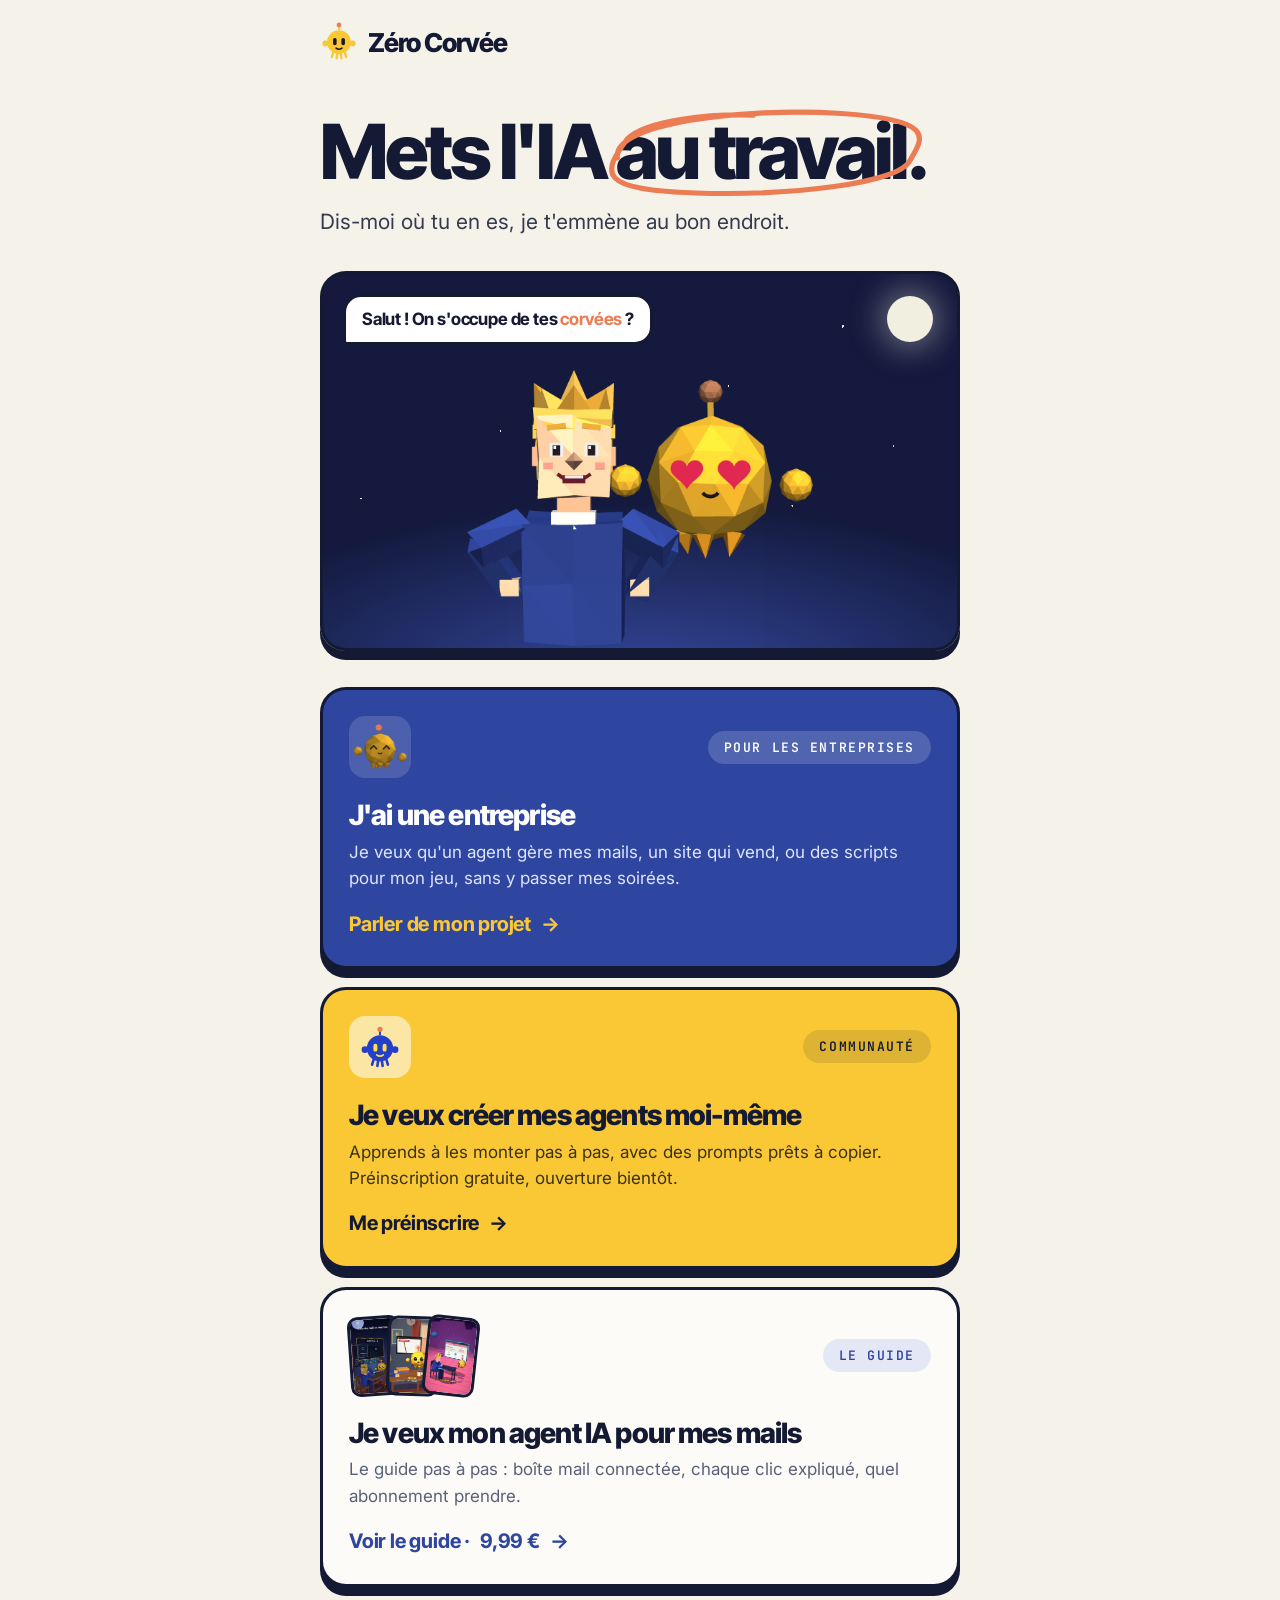
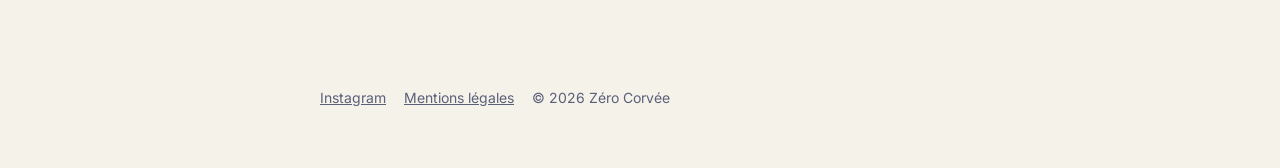
<file: index.html>
<!doctype html>
<html lang="fr">
<head>
  <meta charset="utf-8">
  <meta name="viewport" content="width=device-width, initial-scale=1">
  <title>Zéro Corvée · Mets l'IA au travail</title>
  <meta name="description" content="Agents IA, sites, scripts : dis-moi où tu en es, je t'emmène au bon endroit.">
  <meta property="og:image" content="og.jpg">
  <meta property="og:title" content="Zéro Corvée · Mets l'IA au travail">
  <meta property="og:site_name" content="Zéro Corvée">
  <link rel="stylesheet" href="styles.css?v=6">
</head>
<body>
  <main class="wrap">
    <header class="top">
      <a class="logo" href="index.html"><span data-robot="yellow"></span><span data-brand></span></a>
    </header>

    <h1 style="margin-top:28px">Mets l'IA <span class="circled">au travail</span>.</h1>
    <p class="lead">Dis-moi où tu en es, je t'emmène au bon endroit.</p>

    <div class="scene">
      <div class="stars"></div><div class="moon"></div>
      <div class="bubble">Salut ! On s'occupe de tes <b>corvées</b> ?</div>
      <img class="duo" src="duo.png" alt="Le blond et Claude, le robot jaune">
    </div>

    <div class="choices">
      <a class="choice blue" href="entreprise.html">
        <div class="choice-head"><span class="icon-tile"><img src="robot.png" alt=""></span><span class="tag">Pour les entreprises</span></div>
        <h3>J'ai une entreprise</h3>
        <p>Je veux qu'un agent gère mes mails, un site qui vend, ou des scripts pour mon jeu, sans y passer mes soirées.</p>
        <span class="arrow-link">Parler de mon projet</span>
      </a>

      <a class="choice yellow" href="communaute.html">
        <div class="choice-head"><span class="icon-tile" data-robot="blue"></span><span class="tag">Communauté</span></div>
        <h3>Je veux créer mes agents moi-même</h3>
        <p>Apprends à les monter pas à pas, avec des prompts prêts à copier. Préinscription gratuite, ouverture bientôt.</p>
        <span class="arrow-link">Me préinscrire</span>
      </a>

      <a class="choice" href="guide.html">
        <div class="choice-head">
          <span class="thumbs"><img src="reel1.jpg" alt=""><img src="reel3.jpg" alt=""><img src="reel4.jpg" alt=""></span>
          <span class="tag">Le guide</span>
        </div>
        <h3>Je veux mon agent IA pour mes mails</h3>
        <p>Le guide pas à pas : boîte mail connectée, chaque clic expliqué, quel abonnement prendre.</p>
        <span class="arrow-link">Voir le guide · <span data-price></span></span>
      </a>
    </div>

    <footer>
      <div class="foot-links">
        <a data-instagram href="#">Instagram</a>
        <a href="mentions.html">Mentions légales</a>
        <span>© <span data-year></span> <span data-brand></span></span>
      </div>
    </footer>
  </main>
  <script src="config.js?v=6"></script>
  <script src="app.js?v=6"></script>
</body>
</html>
</file>
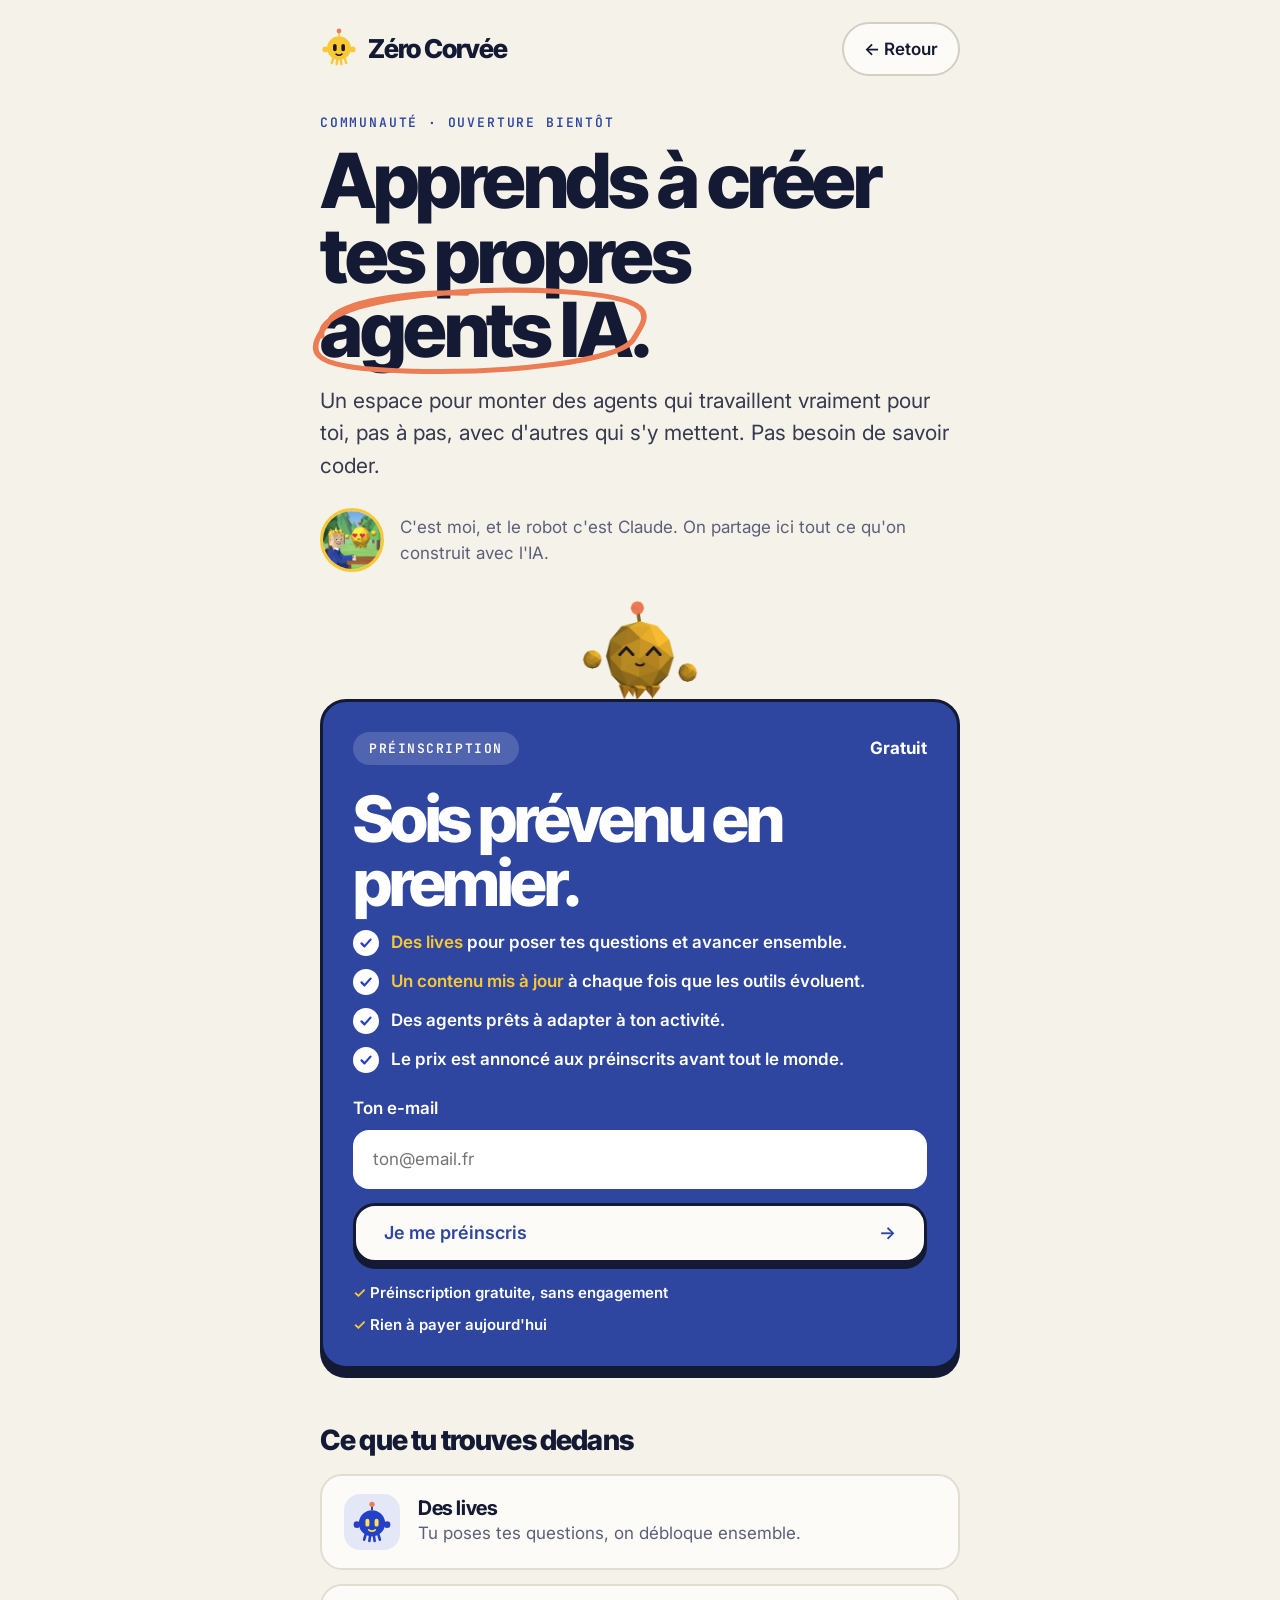
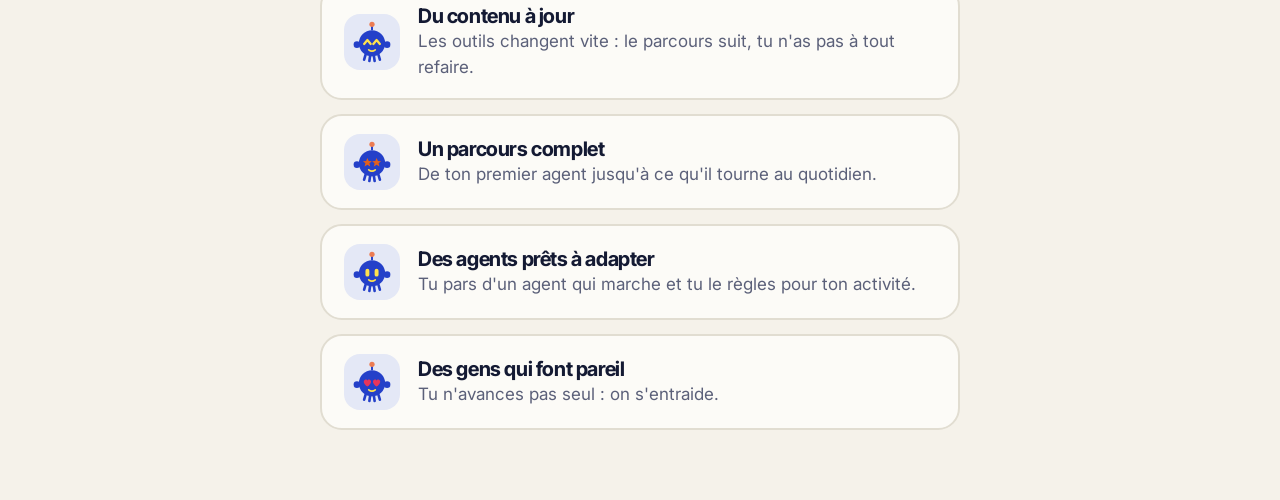
<file: communaute.html>
<!doctype html>
<html lang="fr">
<head>
  <meta charset="utf-8">
  <meta name="viewport" content="width=device-width, initial-scale=1">
  <title>Zéro Corvée · Communauté</title>
  <link rel="stylesheet" href="styles.css?v=6">
</head>
<body>
  <main class="wrap">
    <header class="top">
      <a class="logo" href="index.html"><span data-robot="yellow"></span><span data-brand></span></a>
      <a class="back" href="index.html">← Retour</a>
    </header>

    <p class="label" style="margin-top:18px">Communauté · ouverture bientôt</p>
    <h1 style="margin-top:14px">Apprends à créer tes propres <span class="circled">agents IA</span>.</h1>
    <p class="lead">Un espace pour monter des agents qui travaillent vraiment pour toi, pas à pas, avec d'autres qui s'y mettent. Pas besoin de savoir coder.</p>

    <div class="me">
      <img class="avatar yellow" src="avatar.jpg" alt="">
      <span>C'est moi, et le robot c'est Claude. On partage ici tout ce qu'on construit avec l'IA.</span>
    </div>

    <img class="robot-float" src="robot.png" alt="">
    <div class="offer">
      <div class="offer-top"><span class="tag">Préinscription</span><b>Gratuit</b></div>
      <div class="big">Sois prévenu en premier.</div>
      <ul class="ticks">
        <li><span><em>Des lives</em> pour poser tes questions et avancer ensemble.</span></li>
        <li><span><em>Un contenu mis à jour</em> à chaque fois que les outils évoluent.</span></li>
        <li><span>Des agents prêts à adapter à ton activité.</span></li>
        <li><span>Le prix est annoncé aux préinscrits avant tout le monde.</span></li>
      </ul>
      <form data-waitlist>
        <label class="field" style="margin:0"><span>Ton e-mail</span><input name="email" type="email" required autocomplete="email" placeholder="ton@email.fr"></label>
        <button class="btn block" type="submit">Je me préinscris <span>→</span></button>
      </form>
      <div class="ok" data-waitlist-ok>C'est noté ! Je te préviens par e-mail avant l'ouverture.</div>
      <ul class="small-ticks"><li>Préinscription gratuite, sans engagement</li><li>Rien à payer aujourd'hui</li></ul>
    </div>

    <h3 style="margin-top:56px">Ce que tu trouves dedans</h3>
    <div class="features">
      <div class="feature"><span class="icon-tile" data-robot="blue"></span><div><b>Des lives</b><span>Tu poses tes questions, on débloque ensemble.</span></div></div>
      <div class="feature"><span class="icon-tile" data-robot="blue:happy"></span><div><b>Du contenu à jour</b><span>Les outils changent vite : le parcours suit, tu n'as pas à tout refaire.</span></div></div>
      <div class="feature"><span class="icon-tile" data-robot="blue:star"></span><div><b>Un parcours complet</b><span>De ton premier agent jusqu'à ce qu'il tourne au quotidien.</span></div></div>
      <div class="feature"><span class="icon-tile" data-robot="blue"></span><div><b>Des agents prêts à adapter</b><span>Tu pars d'un agent qui marche et tu le règles pour ton activité.</span></div></div>
      <div class="feature"><span class="icon-tile" data-robot="blue:heart"></span><div><b>Des gens qui font pareil</b><span>Tu n'avances pas seul : on s'entraide.</span></div></div>
    </div>
  </main>
  <script src="config.js?v=6"></script>
  <script src="app.js?v=6"></script>
</body>
</html>
</file>
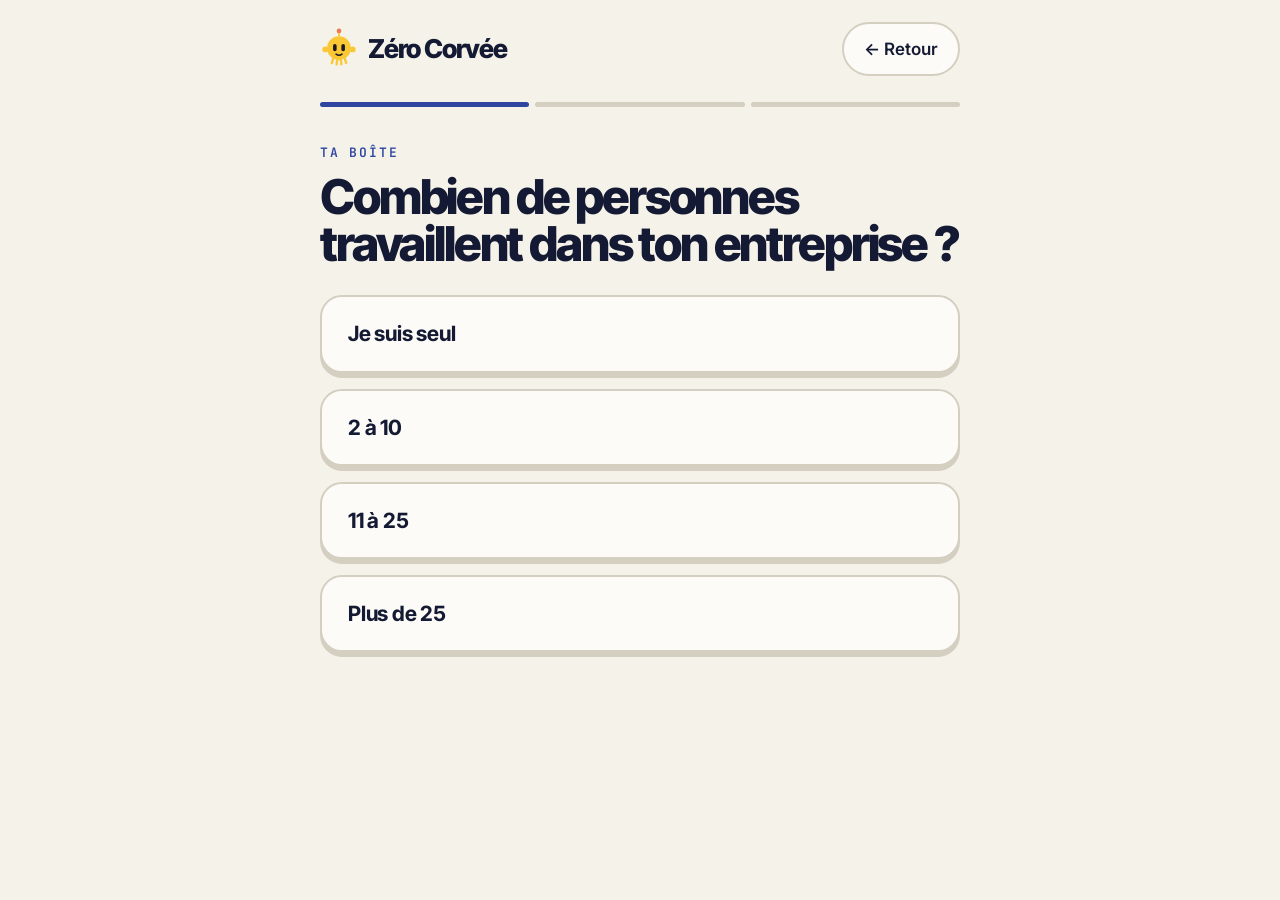
<file: entreprise.html>
<!doctype html>
<html lang="fr">
<head>
  <meta charset="utf-8">
  <meta name="viewport" content="width=device-width, initial-scale=1">
  <title>Zéro Corvée · Ton projet</title>
  <link rel="stylesheet" href="styles.css?v=6">
</head>
<body>
  <main class="wrap" data-quiz>
    <header class="top">
      <a class="logo" href="index.html"><span data-robot="yellow"></span><span data-brand></span></a>
      <a class="back" href="index.html" data-back>← Retour</a>
    </header>
    <div class="progress"><span></span><span></span><span></span></div>

    <section class="step" data-key="taille">
      <p class="label">Ta boîte</p>
      <h1>Combien de personnes travaillent dans ton entreprise ?</h1>
      <div class="opts">
        <button class="opt" data-value="Seul">Je suis seul</button>
        <button class="opt" data-value="2 à 10">2 à 10</button>
        <button class="opt" data-value="11 à 25">11 à 25</button>
        <button class="opt" data-value="Plus de 25">Plus de 25</button>
      </div>
    </section>

    <section class="step" data-key="besoin">
      <p class="label">Ton besoin</p>
      <h1>Qu'est-ce qui te prend le plus de temps ?</h1>
      <div class="opts">
        <button class="opt" data-value="Mes mails">Mes mails<small>Trier, répondre, relancer.</small></button>
        <button class="opt" data-value="Mes devis et l'admin">Mes devis et l'admin<small>Devis, factures, relances clients.</small></button>
        <button class="opt" data-value="Mon site">Mon site<small>Je n'en ai pas, ou il ne vend pas.</small></button>
        <button class="opt" data-value="Un jeu ou des scripts">Un jeu ou des scripts<small>Roblox, automatisations, petits outils.</small></button>
      </div>
    </section>

    <section class="step" data-key="contact">
      <p class="label">Dernière étape</p>
      <h1>On en parle ?</h1>
      <p class="lead" style="margin-top:-12px">Tu me dis ce qui te prend du temps, je te montre ce qu'un agent peut reprendre en premier.</p>
      <div class="quote">Exemple : trier et préparer les réponses à 50 mails, ça prenait <s>une heure chaque matin</s>. Un agent le fait pendant que tu bois ton café : il ne te reste qu'à <strong>relire et valider</strong>.</div>

      <div class="panel">
        <div class="panel-head">
          <img class="avatar" src="avatar.jpg" alt="">
          <h3>Premier échange, sans engagement</h3>
        </div>
        <div class="summary"></div>
        <form>
          <label class="field"><span>Ton prénom</span><input name="nom" required autocomplete="given-name"></label>
          <label class="field"><span>Ton e-mail</span><input name="email" type="email" required autocomplete="email" placeholder="ton@email.fr"></label>
          <label class="field"><span>En deux mots, ce que tu aimerais automatiser</span><textarea name="message" placeholder="Ex. : je passe 1 h par jour à répondre aux demandes de devis."></textarea></label>
          <button class="btn block" type="submit">Envoyer ma demande</button>
          <p class="or"><a data-calendly href="#" target="_blank" rel="noopener">Ou choisis directement un créneau</a></p>
          <p class="or">Tu préfères Instagram ? <a data-instagram href="#" target="_blank" rel="noopener">Écris-moi en message</a></p>
        </form>
        <div class="ok">C'est envoyé ! Je te réponds très vite pour fixer un moment ensemble.</div>
      </div>
    </section>
  </main>
  <script src="config.js?v=6"></script>
  <script src="app.js?v=6"></script>
</body>
</html>
</file>
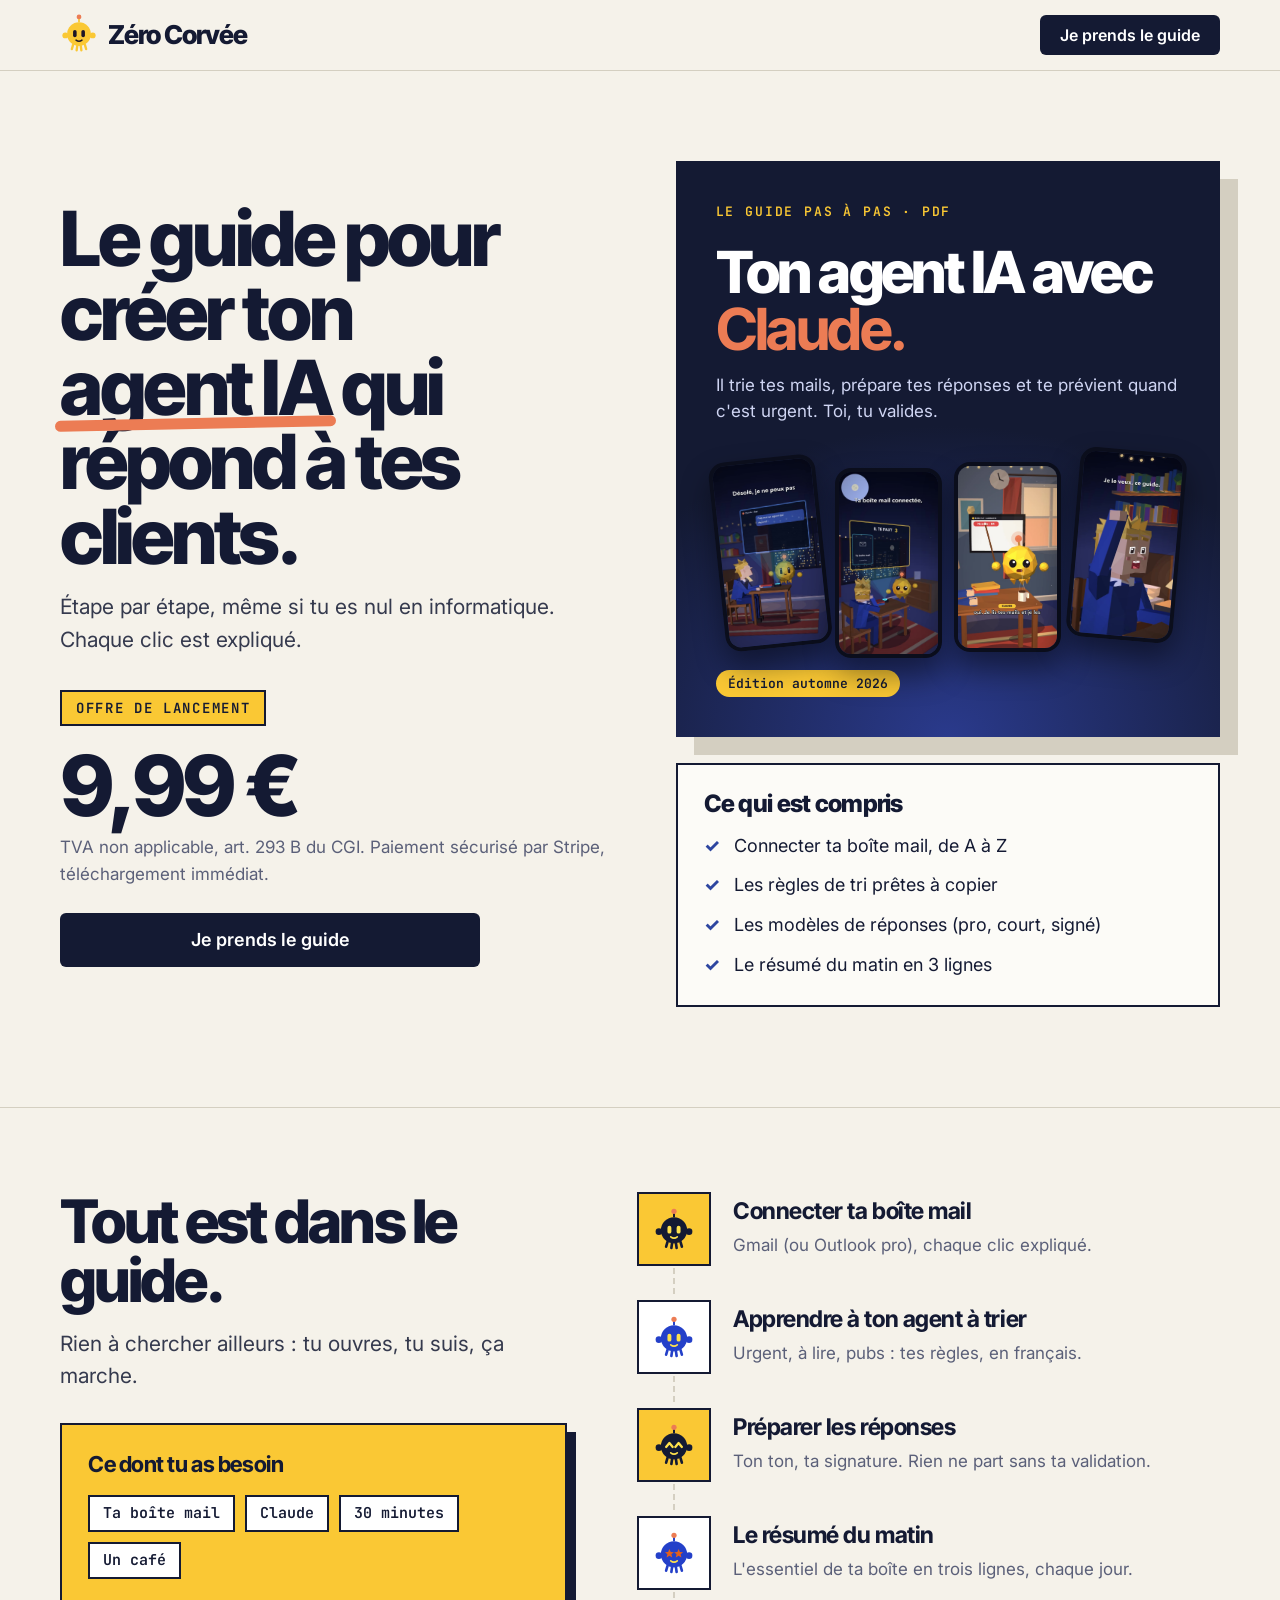
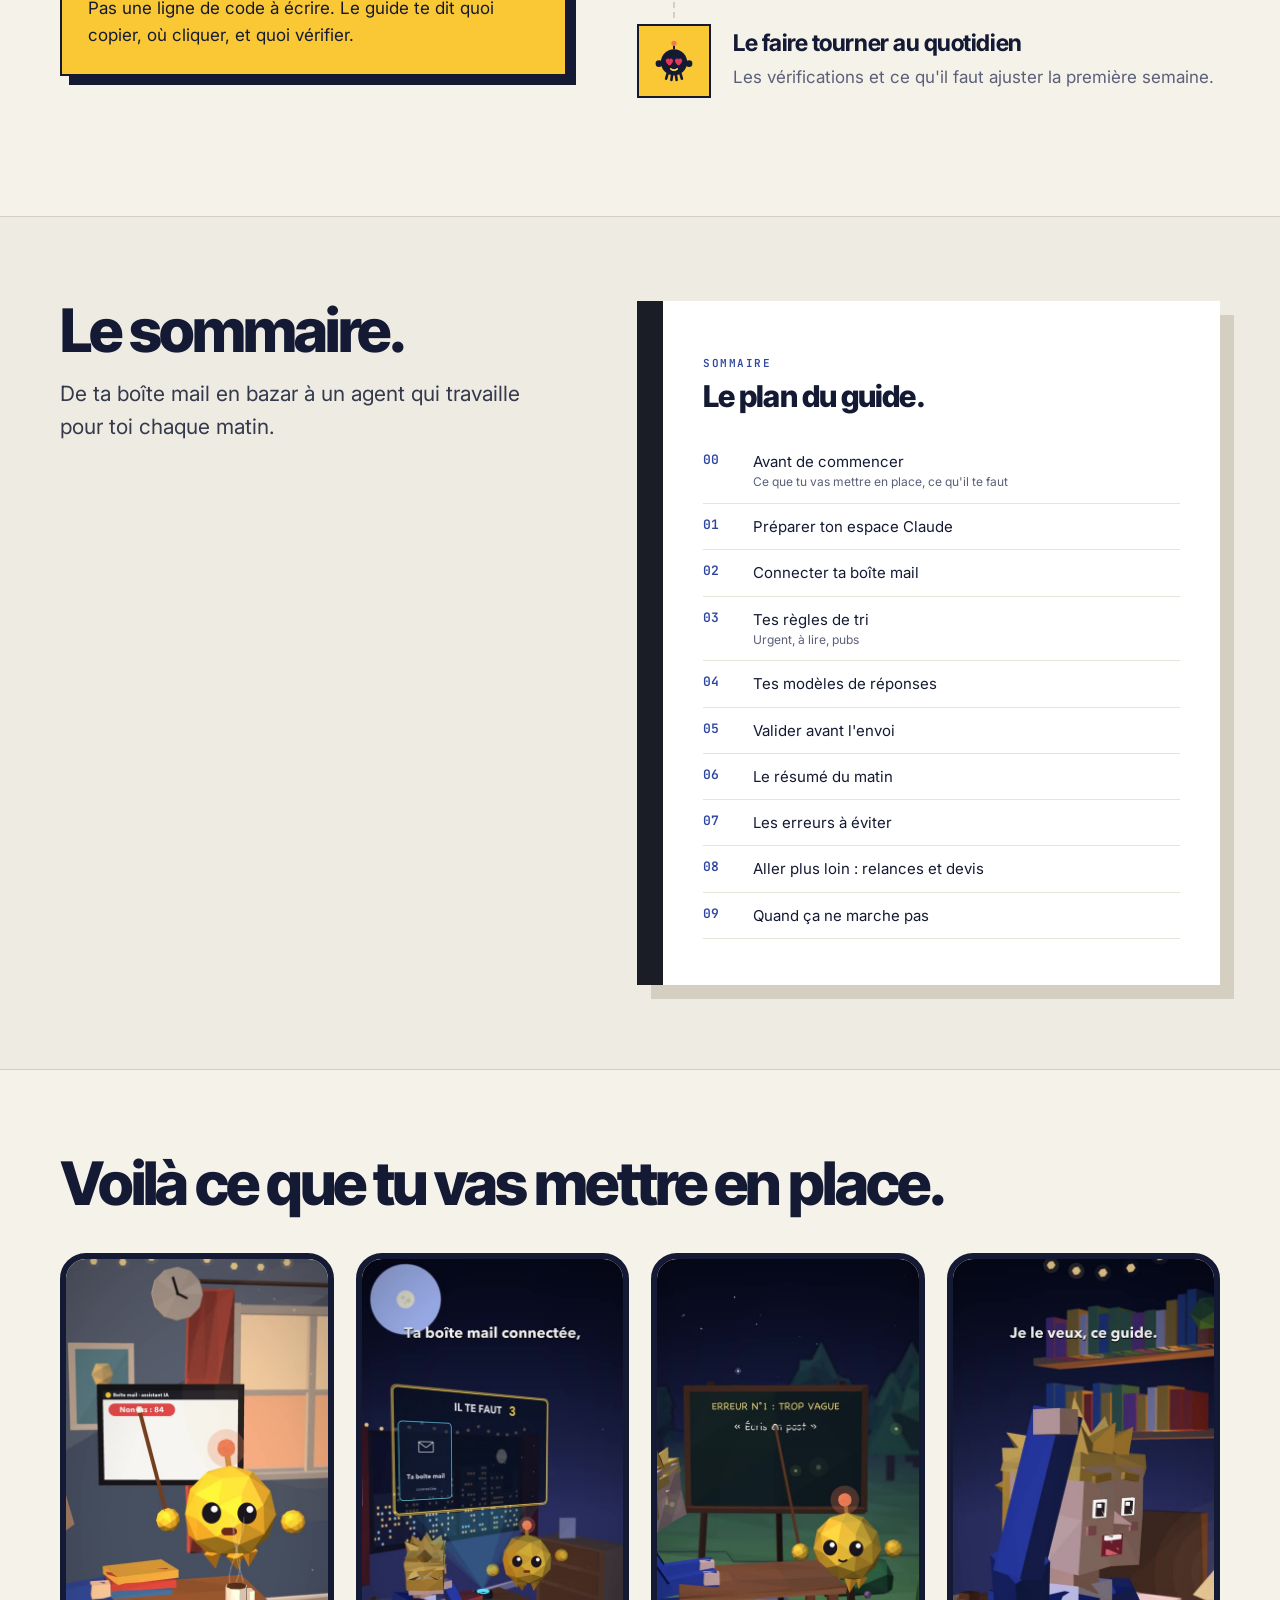
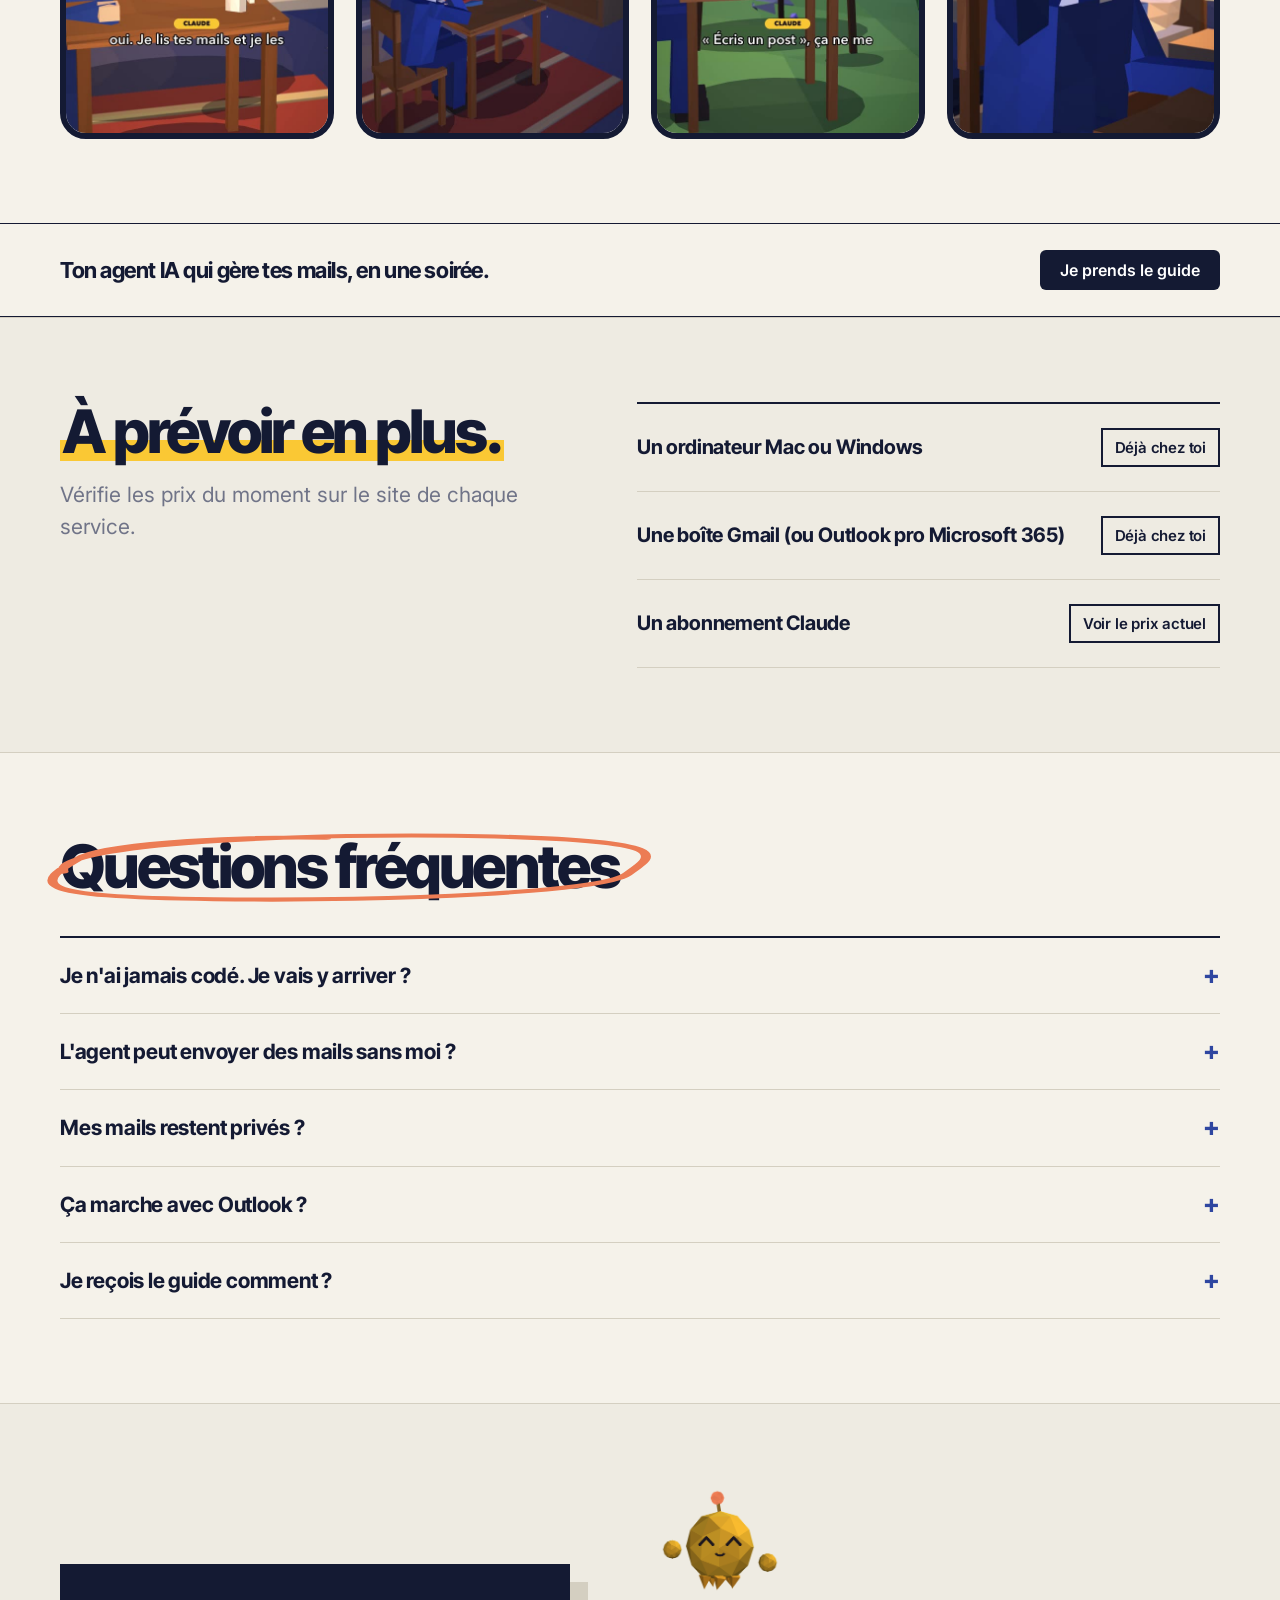
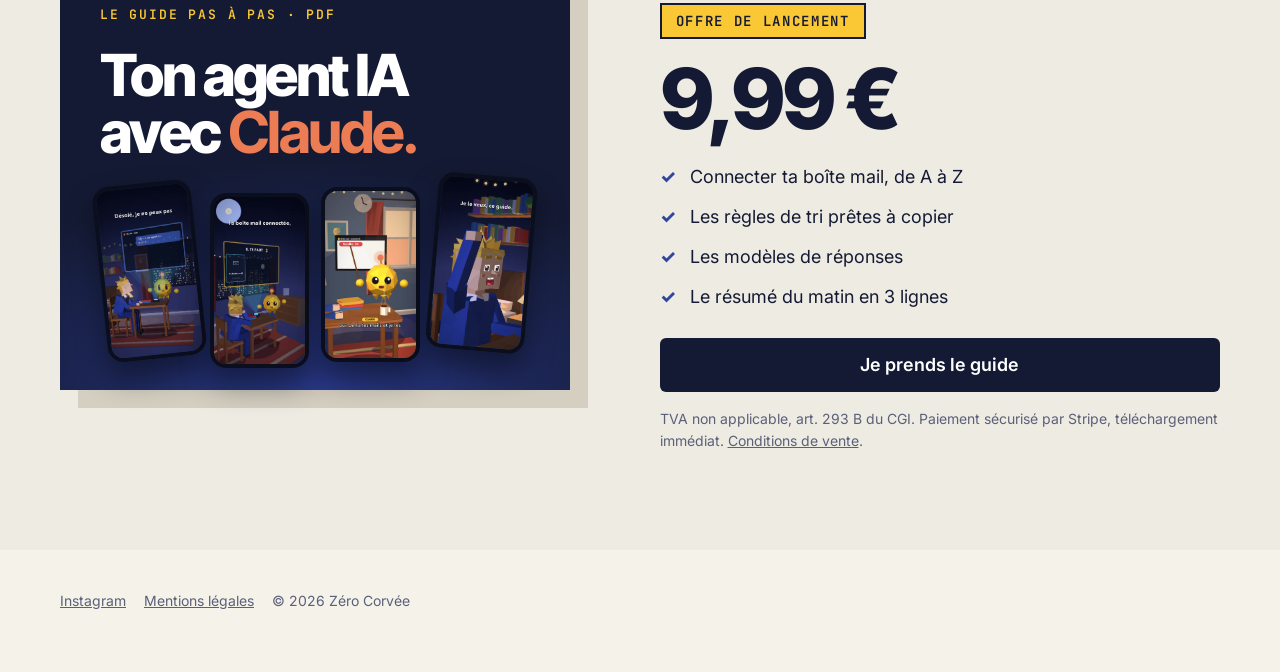
<file: guide.html>
<!doctype html>
<html lang="fr">
<head>
  <meta charset="utf-8">
  <meta name="viewport" content="width=device-width, initial-scale=1">
  <title>Zéro Corvée · Le guide de l'agent IA pour tes mails</title>
  <meta name="description" content="Le guide pas à pas pour créer ton agent IA qui trie et prépare les réponses à tes mails, avec Claude.">
  <link rel="stylesheet" href="styles.css?v=6">
</head>
<body>
  <div class="nav-bar">
    <div class="wrap-wide top">
      <a class="logo" href="index.html"><span data-robot="yellow"></span><span data-brand></span></a>
      <a class="btn small" data-buy href="#">Je prends le guide</a>
    </div>
  </div>

  <main>
    <!-- Haut de page -->
    <div class="wrap-wide hero">
      <div>
        <h1>Le guide pour créer ton <span class="scribble">agent IA</span> qui répond à tes clients.</h1>
        <p class="lead">Étape par étape, même si tu es nul en informatique. Chaque clic est expliqué.</p>
        <div style="margin-top:34px"><span class="badge">Offre de lancement</span></div>
        <div class="price"><span data-price></span><s data-price-old></s></div>
        <p class="muted" data-note style="margin:0 0 26px"></p>
        <a class="btn" data-buy href="#" style="min-width:min(100%,420px)">Je prends le guide</a>
      </div>
      <div>
        <div class="cover">
          <p class="label">Le guide pas à pas · PDF</p>
          <h2>Ton agent IA avec <b>Claude.</b></h2>
          <p>Il trie tes mails, prépare tes réponses et te prévient quand c'est urgent. Toi, tu valides.</p>
          <div class="phones"><img src="reel2.jpg" alt=""><img src="reel1.jpg" alt=""><img src="reel3.jpg" alt=""><img src="reel6.jpg" alt=""></div>
          <span class="edition">Édition automne 2026</span>
        </div>
        <div class="included">
          <h3>Ce qui est compris</h3>
          <ul class="checks">
            <li>Connecter ta boîte mail, de A à Z</li>
            <li>Les règles de tri prêtes à copier</li>
            <li>Les modèles de réponses (pro, court, signé)</li>
            <li>Le résumé du matin en 3 lignes</li>
          </ul>
        </div>
      </div>
    </div>

    <!-- Contenu -->
    <section class="band">
      <div class="wrap-wide split">
        <div>
          <h2>Tout est dans le guide.</h2>
          <p class="lead">Rien à chercher ailleurs : tu ouvres, tu suis, ça marche.</p>
          <div class="yellow-box">
            <b>Ce dont tu as besoin</b>
            <div class="chips"><span>Ta boîte mail</span><span>Claude</span><span>30 minutes</span><span>Un café</span></div>
            <span>Pas une ligne de code à écrire. Le guide te dit quoi copier, où cliquer, et quoi vérifier.</span>
          </div>
        </div>
        <ul class="timeline">
          <li><span class="icon-tile" data-robot="ink"></span><div><b>Connecter ta boîte mail</b><span>Gmail (ou Outlook pro), chaque clic expliqué.</span></div></li>
          <li><span class="icon-tile" data-robot="blue"></span><div><b>Apprendre à ton agent à trier</b><span>Urgent, à lire, pubs : tes règles, en français.</span></div></li>
          <li><span class="icon-tile" data-robot="ink:happy"></span><div><b>Préparer les réponses</b><span>Ton ton, ta signature. Rien ne part sans ta validation.</span></div></li>
          <li><span class="icon-tile" data-robot="blue:star"></span><div><b>Le résumé du matin</b><span>L'essentiel de ta boîte en trois lignes, chaque jour.</span></div></li>
          <li><span class="icon-tile" data-robot="ink:heart"></span><div><b>Le faire tourner au quotidien</b><span>Les vérifications et ce qu'il faut ajuster la première semaine.</span></div></li>
        </ul>
      </div>
    </section>

    <!-- Sommaire -->
    <section class="band alt">
      <div class="wrap-wide split">
        <div>
          <h2>Le sommaire.</h2>
          <p class="lead">De ta boîte mail en bazar à un agent qui travaille pour toi chaque matin.</p>
        </div>
        <div class="toc">
          <p class="label">Sommaire</p>
          <h3>Le plan du guide.</h3>
          <ol>
            <li><span>Avant de commencer<small>Ce que tu vas mettre en place, ce qu'il te faut</small></span></li>
            <li><span>Préparer ton espace Claude</span></li>
            <li><span>Connecter ta boîte mail</span></li>
            <li><span>Tes règles de tri<small>Urgent, à lire, pubs</small></span></li>
            <li><span>Tes modèles de réponses</span></li>
            <li><span>Valider avant l'envoi</span></li>
            <li><span>Le résumé du matin</span></li>
            <li><span>Les erreurs à éviter</span></li>
            <li><span>Aller plus loin : relances et devis</span></li>
            <li><span>Quand ça ne marche pas</span></li>
          </ol>
        </div>
      </div>
    </section>

    <!-- Exemples -->
    <section class="band">
      <div class="wrap-wide">
        <h2>Voilà ce que tu vas mettre en place.</h2>
        <div class="shots"><img src="reel3.jpg" alt="Les mails triés en trois colonnes"><img src="reel1.jpg" alt="Les trois choses qu'il faut"><img src="reel5.jpg" alt="Les erreurs à éviter"><img src="reel6.jpg" alt="Le guide de A à Z"></div>
      </div>
    </section>

    <div class="sticky-cta"><div class="wrap-wide"><b>Ton agent IA qui gère tes mails, en une soirée.</b><a class="btn small" data-buy href="#">Je prends le guide</a></div></div>

    <!-- À prévoir -->
    <section class="band alt">
      <div class="wrap-wide split">
        <div>
          <h2><span class="underlined">À prévoir en plus.</span></h2>
          <p class="lead muted">Vérifie les prix du moment sur le site de chaque service.</p>
        </div>
        <ul class="costs">
          <li>Un ordinateur Mac ou Windows <em>Déjà chez toi</em></li>
          <li>Une boîte Gmail (ou Outlook pro Microsoft 365) <em>Déjà chez toi</em></li>
          <li>Un abonnement Claude <em>Voir le prix actuel</em></li>
        </ul>
      </div>
    </section>

    <!-- FAQ -->
    <section class="band">
      <div class="wrap-wide">
        <h2 style="margin-bottom:40px"><span class="circled">Questions fréquentes</span></h2>
        <details><summary>Je n'ai jamais codé. Je vais y arriver ?</summary><p>Oui. Le guide est écrit pour les débutants : il n'y a aucune ligne de code à écrire, seulement des étapes à suivre et des textes à copier.</p></details>
        <details><summary>L'agent peut envoyer des mails sans moi ?</summary><p>Par défaut, non : il prépare les réponses et c'est toi qui valides. Le guide t'explique comment garder la main.</p></details>
        <details><summary>Mes mails restent privés ?</summary><p>Tu connectes ta propre boîte à ton propre compte. Le guide détaille les autorisations demandées et comment les retirer à tout moment.</p></details>
        <details><summary>Ça marche avec Outlook ?</summary><p>Le guide est fait pour Gmail. Outlook marche aussi, mais seulement avec un compte professionnel Microsoft 365 (les adresses Outlook.com et Hotmail ne sont pas prises en charge par Claude). Le guide explique les deux.</p></details>
        <details><summary>Je reçois le guide comment ?</summary><p>Juste après le paiement : un lien de téléchargement du PDF s'affiche sur la page de confirmation.</p></details>
      </div>
    </section>

    <!-- Achat -->
    <section class="band alt" id="acheter">
      <div class="wrap-wide buy">
        <div class="cover">
          <p class="label">Le guide pas à pas · PDF</p>
          <h2>Ton agent IA avec <b>Claude.</b></h2>
          <div class="phones"><img src="reel2.jpg" alt=""><img src="reel1.jpg" alt=""><img src="reel3.jpg" alt=""><img src="reel6.jpg" alt=""></div>
        </div>
        <div>
          <img class="robot-float" src="robot.png" alt="" style="margin:0 0 10px">
          <span class="badge">Offre de lancement</span>
          <div class="price"><span data-price></span><s data-price-old></s></div>
          <ul class="checks" style="margin:22px 0 28px">
            <li>Connecter ta boîte mail, de A à Z</li>
            <li>Les règles de tri prêtes à copier</li>
            <li>Les modèles de réponses</li>
            <li>Le résumé du matin en 3 lignes</li>
          </ul>
          <a class="btn block" data-buy href="#">Je prends le guide</a>
          <p class="fine"><span data-note></span> <a href="mentions.html#cgv">Conditions de vente</a>.</p>
        </div>
      </div>
    </section>
  </main>

  <footer class="wrap-wide">
    <div class="foot-links"><a data-instagram href="#">Instagram</a><a href="mentions.html">Mentions légales</a><span>© <span data-year></span> <span data-brand></span></span></div>
  </footer>
  <script src="config.js?v=6"></script>
  <script src="app.js?v=6"></script>
</body>
</html>
</file>
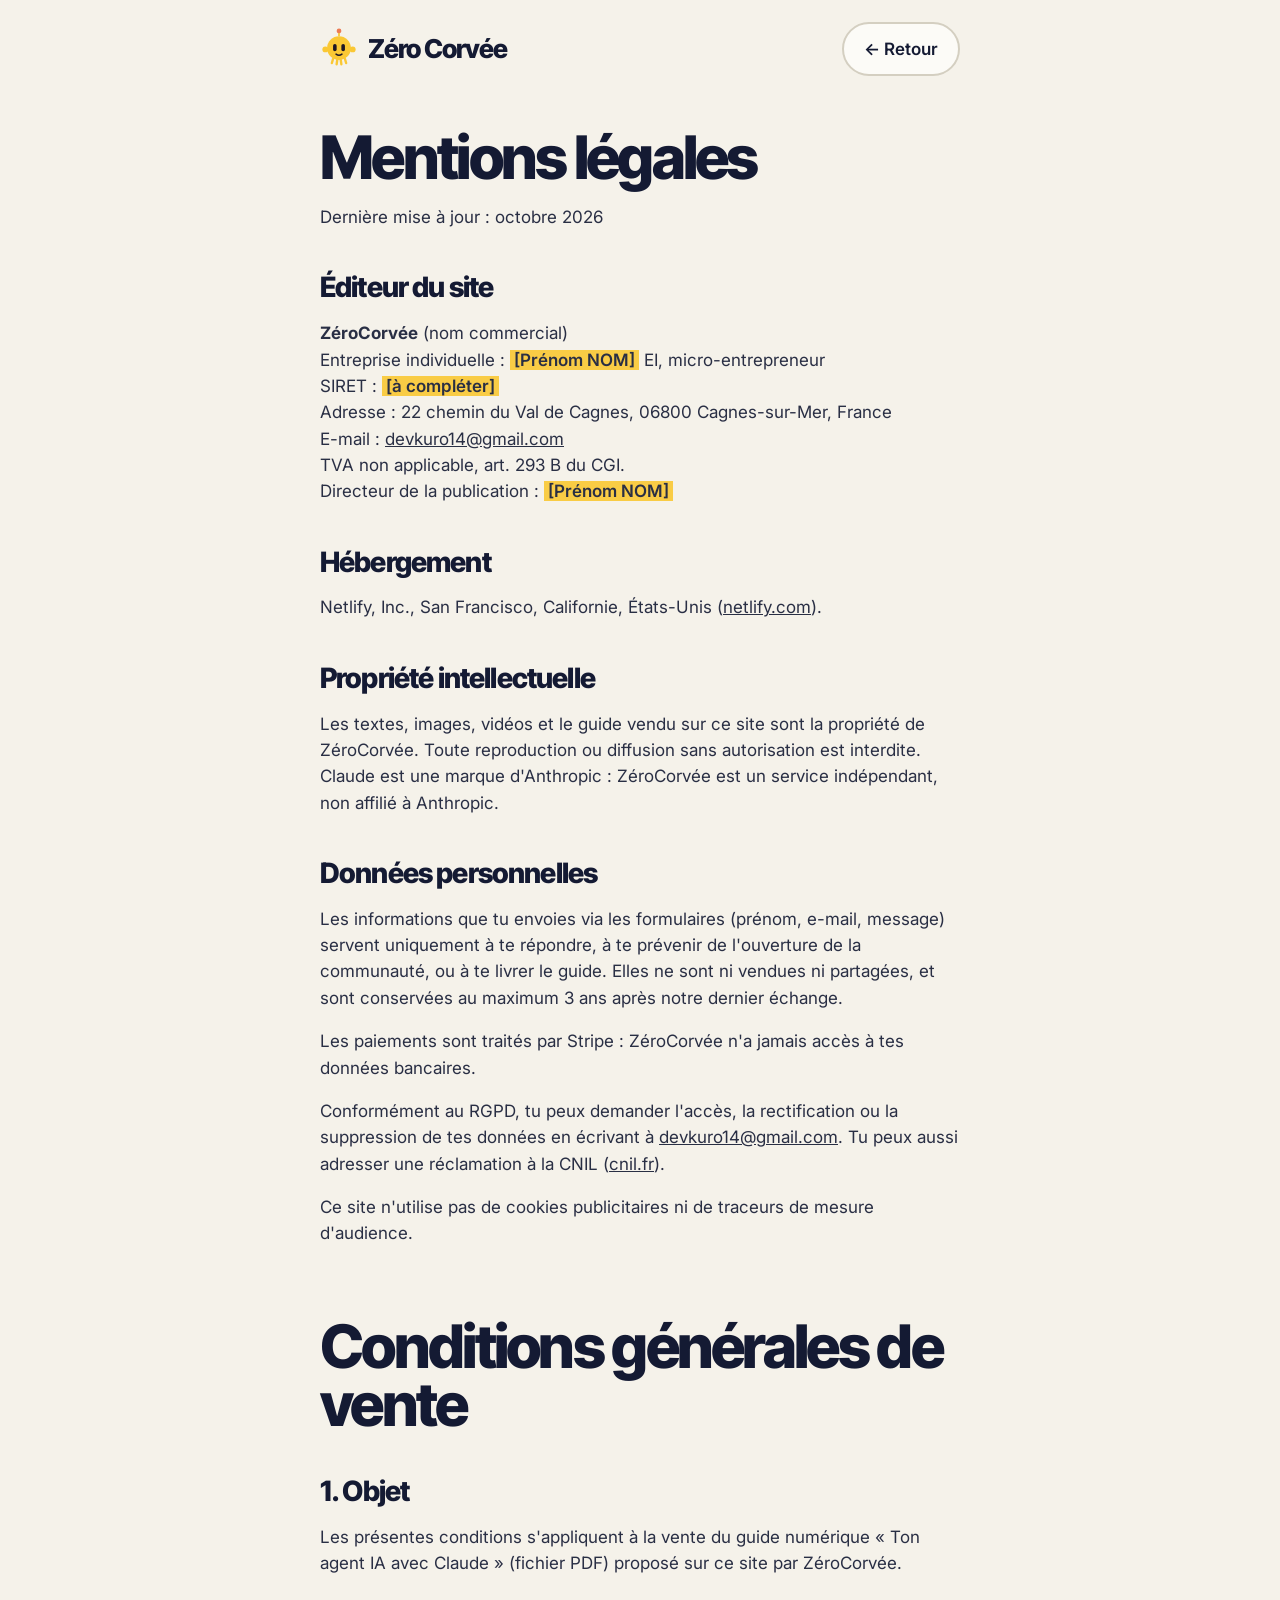
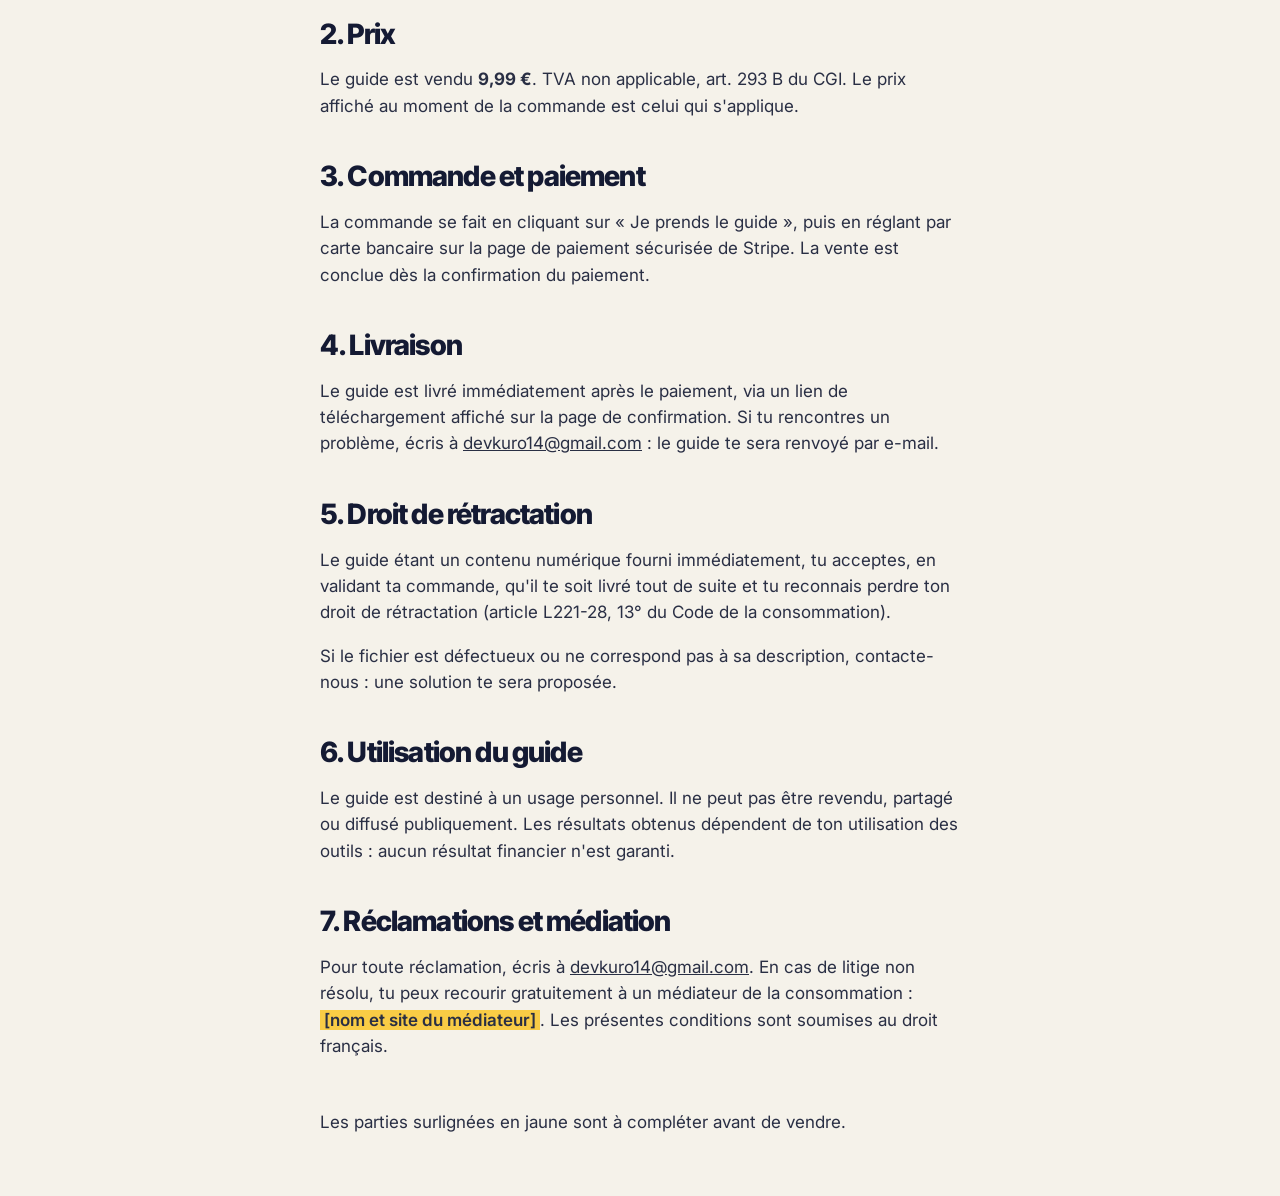
<file: mentions.html>
<!doctype html>
<html lang="fr">
<head>
  <meta charset="utf-8">
  <meta name="viewport" content="width=device-width, initial-scale=1">
  <title>Zéro Corvée · Mentions légales et conditions de vente</title>
  <link rel="stylesheet" href="styles.css?v=6">
  <style>
    .legal h3 { margin: 42px 0 12px; }
    .legal p, .legal li { color: var(--ink); opacity: .9; }
    .legal ul { padding-left: 20px; }
    .todo { background: var(--yellow); padding: 0 4px; font-weight: 600; }
  </style>
</head>
<body>
  <main class="wrap legal">
    <header class="top">
      <a class="logo" href="index.html"><span data-robot="yellow"></span><span data-brand></span></a>
      <a class="back" href="index.html">← Retour</a>
    </header>

    <h2 style="margin:30px 0 8px">Mentions légales</h2>
    <p class="muted">Dernière mise à jour : octobre 2026</p>

    <h3>Éditeur du site</h3>
    <p>
      <b>ZéroCorvée</b> (nom commercial)<br>
      Entreprise individuelle : <span class="todo">[Prénom NOM]</span> EI, micro-entrepreneur<br>
      SIRET : <span class="todo">[à compléter]</span><br>
      Adresse : 22 chemin du Val de Cagnes, 06800 Cagnes-sur-Mer, France<br>
      E-mail : <a href="mailto:devkuro14@gmail.com">devkuro14@gmail.com</a><br>
      TVA non applicable, art. 293 B du CGI.<br>
      Directeur de la publication : <span class="todo">[Prénom NOM]</span>
    </p>

    <h3>Hébergement</h3>
    <p>Netlify, Inc., San Francisco, Californie, États-Unis (<a href="https://www.netlify.com" target="_blank" rel="noopener">netlify.com</a>).</p>

    <h3>Propriété intellectuelle</h3>
    <p>Les textes, images, vidéos et le guide vendu sur ce site sont la propriété de ZéroCorvée. Toute reproduction ou diffusion sans autorisation est interdite. Claude est une marque d'Anthropic : ZéroCorvée est un service indépendant, non affilié à Anthropic.</p>

    <h3>Données personnelles</h3>
    <p>Les informations que tu envoies via les formulaires (prénom, e-mail, message) servent uniquement à te répondre, à te prévenir de l'ouverture de la communauté, ou à te livrer le guide. Elles ne sont ni vendues ni partagées, et sont conservées au maximum 3 ans après notre dernier échange.</p>
    <p>Les paiements sont traités par Stripe : ZéroCorvée n'a jamais accès à tes données bancaires.</p>
    <p>Conformément au RGPD, tu peux demander l'accès, la rectification ou la suppression de tes données en écrivant à <a href="mailto:devkuro14@gmail.com">devkuro14@gmail.com</a>. Tu peux aussi adresser une réclamation à la CNIL (<a href="https://www.cnil.fr" target="_blank" rel="noopener">cnil.fr</a>).</p>
    <p>Ce site n'utilise pas de cookies publicitaires ni de traceurs de mesure d'audience.</p>

    <h2 id="cgv" style="margin:70px 0 8px">Conditions générales de vente</h2>

    <h3>1. Objet</h3>
    <p>Les présentes conditions s'appliquent à la vente du guide numérique « Ton agent IA avec Claude » (fichier PDF) proposé sur ce site par ZéroCorvée.</p>

    <h3>2. Prix</h3>
    <p>Le guide est vendu <b><span data-price>9,99 €</span></b>. TVA non applicable, art. 293 B du CGI. Le prix affiché au moment de la commande est celui qui s'applique.</p>

    <h3>3. Commande et paiement</h3>
    <p>La commande se fait en cliquant sur « Je prends le guide », puis en réglant par carte bancaire sur la page de paiement sécurisée de Stripe. La vente est conclue dès la confirmation du paiement.</p>

    <h3>4. Livraison</h3>
    <p>Le guide est livré immédiatement après le paiement, via un lien de téléchargement affiché sur la page de confirmation. Si tu rencontres un problème, écris à <a href="mailto:devkuro14@gmail.com">devkuro14@gmail.com</a> : le guide te sera renvoyé par e-mail.</p>

    <h3>5. Droit de rétractation</h3>
    <p>Le guide étant un contenu numérique fourni immédiatement, tu acceptes, en validant ta commande, qu'il te soit livré tout de suite et tu reconnais perdre ton droit de rétractation (article L221-28, 13° du Code de la consommation).</p>
    <p>Si le fichier est défectueux ou ne correspond pas à sa description, contacte-nous : une solution te sera proposée.</p>

    <h3>6. Utilisation du guide</h3>
    <p>Le guide est destiné à un usage personnel. Il ne peut pas être revendu, partagé ou diffusé publiquement. Les résultats obtenus dépendent de ton utilisation des outils : aucun résultat financier n'est garanti.</p>

    <h3>7. Réclamations et médiation</h3>
    <p>Pour toute réclamation, écris à <a href="mailto:devkuro14@gmail.com">devkuro14@gmail.com</a>. En cas de litige non résolu, tu peux recourir gratuitement à un médiateur de la consommation : <span class="todo">[nom et site du médiateur]</span>. Les présentes conditions sont soumises au droit français.</p>

    <p class="muted" style="margin:50px 0 60px">Les parties surlignées en jaune sont à compléter avant de vendre.</p>
  </main>
  <script src="config.js?v=6"></script>
  <script src="app.js?v=6"></script>
</body>
</html>
</file>
<file: styles.css>
@import url("https://fonts.googleapis.com/css2?family=Inter+Tight:wght@600;700;800&family=Inter:wght@400;500;600;700&family=JetBrains+Mono:wght@500;600&display=swap");

:root {
  --bg: #f5f2ea;
  --bg-2: #eeebe2;
  --card: #fcfbf7;
  --ink: #141a33;
  --night: #141a3d;
  --muted: #5b6079;
  --line: #e1ddd1;
  --line-2: #d4cfc1;
  --blue: #2e46a0;          /* le costume du blond */
  --blue-soft: #e4e8f6;
  --yellow: #fac834;        /* le robot */
  --orange: #ec7c54;        /* l'antenne du robot */
  --green: #2f9d62;
  --radius: 26px;
}

* { box-sizing: border-box; }
html { -webkit-text-size-adjust: 100%; }
body {
  margin: 0;
  background: var(--bg);
  color: var(--ink);
  font: 400 17px/1.55 "Inter", system-ui, sans-serif;
}
img { max-width: 100%; display: block; }
a { color: inherit; }

.wrap { width: min(640px, 100% - 32px); margin: 0 auto; }
.wrap-wide { width: min(1160px, 100% - 32px); margin: 0 auto; }

/* ---------- typographie ---------- */
h1, h2, h3 { font-family: "Inter Tight", "Inter", sans-serif; font-weight: 800; letter-spacing: -0.045em; line-height: 0.98; margin: 0; }
h1 { font-size: clamp(40px, 8.5vw, 76px); }
h2 { font-size: clamp(34px, 6vw, 60px); }
h3 { font-size: clamp(22px, 3.4vw, 28px); letter-spacing: -0.03em; line-height: 1.1; }
.lead { font-size: clamp(17px, 2.4vw, 21px); color: var(--ink); opacity: .85; margin: 18px 0 0; }
.muted { color: var(--muted); }
.label { font: 600 13px/1 "JetBrains Mono", monospace; letter-spacing: .14em; text-transform: uppercase; color: var(--blue); }

/* mot entouré à la main */
.circled { position: relative; display: inline-block; white-space: nowrap; }
.circled svg { position: absolute; left: -6%; top: -14%; width: 112%; height: 128%; overflow: visible; pointer-events: none; }
.circled path { fill: none; stroke: var(--orange); stroke-width: 3.2; stroke-linecap: round; }
.underlined { background: linear-gradient(transparent 62%, var(--yellow) 62%, var(--yellow) 92%, transparent 92%); padding: 0 2px; }
.scribble { position: relative; display: inline-block; }
.scribble::after { content: ""; position: absolute; left: -2%; right: -2%; bottom: -0.06em; height: .14em; background: var(--orange); border-radius: 999px; transform: rotate(-1.2deg); }

/* ---------- en-tête ---------- */
.top { display: flex; align-items: center; justify-content: space-between; padding: 22px 0; }
.logo { display: inline-flex; align-items: center; gap: 10px; text-decoration: none; font: 800 26px/1 "Inter Tight", sans-serif; letter-spacing: -0.04em; }
.logo svg { width: 38px; height: 38px; }
.back { display: inline-flex; align-items: center; gap: 8px; padding: 12px 20px; border: 2px solid var(--line-2); border-radius: 999px; text-decoration: none; font-weight: 600; background: var(--card); }
.nav-bar { border-bottom: 1px solid var(--line-2); background: var(--bg); position: sticky; top: 0; z-index: 10; }
.nav-bar .top { padding: 14px 0; }

/* ---------- boutons ---------- */
.btn { display: inline-flex; align-items: center; justify-content: center; gap: 10px; padding: 18px 28px; border: 0; border-radius: 6px; background: var(--ink); color: #fff; font: 600 18px/1 "Inter", sans-serif; text-decoration: none; cursor: pointer; }
.btn:hover { background: #222a4d; }
.btn.block { width: 100%; }
.btn.small { padding: 12px 20px; font-size: 16px; }
.arrow-link { display: inline-flex; align-items: center; gap: 10px; margin-top: 20px; font: 700 20px/1.2 "Inter Tight", sans-serif; letter-spacing: -0.01em; text-decoration: none; color: var(--blue); }
.arrow-link::after { content: "→"; font-family: "Inter", sans-serif; transition: transform .2s; }
.arrow-link:hover::after { transform: translateX(4px); }

/* ---------- cartes de l'accueil ---------- */
.choices { display: grid; gap: 18px; margin: 36px 0 60px; }
.choice { display: block; position: relative; padding: 26px 26px 28px; border: 3px solid var(--ink); border-radius: var(--radius); background: var(--card); box-shadow: 0 9px 0 var(--ink); text-decoration: none; transition: transform .15s, box-shadow .15s; }
.choice:hover { transform: translateY(3px); box-shadow: 0 6px 0 var(--ink); }
.choice.blue { background: var(--blue); color: #fff; }
.choice.blue .arrow-link { color: var(--yellow); }
.choice.blue p { color: #dfe4ff; }
.choice p { margin: 8px 0 0; color: var(--muted); font-size: 17px; }
.choice-head { display: flex; align-items: center; justify-content: space-between; margin-bottom: 22px; gap: 12px; }
.icon-tile { width: 62px; height: 62px; border-radius: 16px; display: grid; place-items: center; background: var(--blue-soft); flex: none; }
.icon-tile svg { width: 42px; height: 42px; }
.choice.blue .icon-tile { background: rgba(255,255,255,.14); }
.tag { font: 600 13px/1 "JetBrains Mono", monospace; letter-spacing: .12em; text-transform: uppercase; padding: 10px 16px; border-radius: 999px; background: var(--blue-soft); color: var(--blue); white-space: nowrap; }
.choice.blue .tag { background: rgba(255,255,255,.16); color: #fff; }
.thumbs { display: flex; }
.thumbs img { width: 52px; height: 80px; object-fit: cover; border-radius: 10px; border: 3px solid var(--ink); margin-right: -14px; transform: rotate(-4deg); background: #111; }
.thumbs img:nth-child(2) { transform: rotate(2deg); }
.thumbs img:nth-child(3) { transform: rotate(6deg); }

/* ---------- parcours (questions) ---------- */
.step { display: none; padding: 26px 0 60px; animation: fade .35s ease; }
.step.on { display: block; }
@keyframes fade { from { opacity: 0; transform: translateY(8px); } to { opacity: 1; transform: none; } }
.step h1 { font-size: clamp(32px, 6.4vw, 48px); margin: 14px 0 28px; }
.opts { display: grid; gap: 16px; }
.opt { width: 100%; text-align: left; padding: 24px 26px; border: 2px solid var(--line-2); border-radius: 22px; background: var(--card); box-shadow: 0 5px 0 var(--line-2); font: 700 21px/1.2 "Inter Tight", sans-serif; letter-spacing: -0.01em; color: var(--ink); cursor: pointer; transition: transform .12s, box-shadow .12s, border-color .12s; }
.opt:hover { border-color: var(--blue); box-shadow: 0 5px 0 var(--blue); }
.opt:active { transform: translateY(3px); box-shadow: 0 2px 0 var(--blue); }
.opt small { display: block; margin-top: 6px; font: 400 15px/1.4 "Inter", sans-serif; color: var(--muted); }
.progress { display: flex; gap: 6px; margin-top: 4px; }
.progress span { height: 5px; flex: 1; border-radius: 9px; background: var(--line-2); }
.progress span.on { background: var(--blue); }
.quote { margin: 22px 0 30px; padding: 18px 22px; border-left: 5px solid var(--blue); border-radius: 0 16px 16px 0; background: var(--blue-soft); font-size: 18px; }
.quote s { opacity: .7; }
.quote strong { color: var(--blue); }

/* ---------- formulaires ---------- */
.panel { padding: 28px; border: 2px solid var(--ink); border-radius: var(--radius); background: var(--card); }
.panel-head { display: flex; align-items: center; gap: 16px; padding-bottom: 20px; border-bottom: 2px solid var(--line); margin-bottom: 22px; }
.avatar { width: 64px; height: 64px; border-radius: 50%; object-fit: cover; border: 3px solid var(--ink); flex: none; }
.avatar.yellow { border-color: var(--yellow); }
label.field { display: block; margin: 0 0 16px; font-weight: 600; }
label.field span { display: block; margin-bottom: 8px; }
input, textarea { width: 100%; padding: 16px 18px; border: 2px solid var(--line-2); border-radius: 16px; background: #fff; font: 400 17px/1.4 "Inter", sans-serif; color: var(--ink); }
input:focus, textarea:focus { outline: none; border-color: var(--blue); }
textarea { min-height: 120px; resize: vertical; }
.summary { display: flex; flex-wrap: wrap; gap: 8px; margin-bottom: 20px; }
.summary span { padding: 8px 14px; border-radius: 999px; background: var(--blue-soft); color: var(--blue); font-weight: 600; font-size: 15px; }
.ok { display: none; padding: 22px; border-radius: 18px; background: #e5f5ec; color: #145a36; font-weight: 600; }
.or { text-align: center; margin: 18px 0 0; color: var(--muted); }
.or a { color: var(--blue); font-weight: 600; }

/* ---------- page communauté ---------- */
.me { display: flex; gap: 16px; align-items: center; margin: 26px 0; color: var(--muted); }
.offer { margin: 10px 0 30px; padding: 30px; border: 3px solid var(--ink); border-radius: var(--radius); background: var(--blue); color: #fff; box-shadow: 0 9px 0 var(--ink); }
.offer .tag { background: rgba(255,255,255,.16); color: #fff; }
.offer-top { display: flex; justify-content: space-between; align-items: center; gap: 12px; }
.offer .big { font: 800 clamp(40px, 9vw, 64px)/1 "Inter Tight", sans-serif; letter-spacing: -0.05em; margin: 22px 0 14px; }
.ticks { list-style: none; padding: 0; margin: 0 0 22px; display: grid; gap: 12px; }
.ticks li { display: flex; gap: 12px; align-items: flex-start; font-weight: 600; }
.ticks li::before { content: ""; flex: none; width: 26px; height: 26px; margin-top: 1px; border-radius: 50%; background: #fff url("data:image/svg+xml,%3Csvg xmlns='http://www.w3.org/2000/svg' viewBox='0 0 24 24'%3E%3Cpath d='M6 12.5l4 4 8-9' fill='none' stroke='%232440c9' stroke-width='3' stroke-linecap='round' stroke-linejoin='round'/%3E%3C/svg%3E") center/18px no-repeat; }
.ticks em { font-style: normal; color: var(--yellow); }
.offer input { border-color: transparent; }
.offer .btn { background: var(--card); color: var(--blue); border: 3px solid var(--ink); box-shadow: 0 6px 0 var(--ink); border-radius: 22px; justify-content: space-between; margin-top: 14px; }
.offer .ok { margin-top: 14px; }
.small-ticks { list-style: none; padding: 0; margin: 18px 0 0; display: grid; gap: 8px; font-size: 15px; font-weight: 600; }
.small-ticks li::before { content: "✓ "; color: var(--yellow); }
.features { display: grid; gap: 14px; margin: 18px 0 70px; }
.feature { display: flex; gap: 18px; align-items: center; padding: 18px 22px; border: 2px solid var(--line); border-radius: 22px; background: var(--card); }
.feature .icon-tile { width: 56px; height: 56px; }
.feature b { display: block; font: 700 20px/1.2 "Inter Tight", sans-serif; letter-spacing: -0.02em; }
.feature span { color: var(--muted); }

/* ---------- page du guide ---------- */
.hero { display: grid; gap: 44px; align-items: center; padding: 56px 0 70px; }
@media (min-width: 900px) { .hero { grid-template-columns: 1.05fr 1fr; padding: 90px 0 100px; } }
.badge { display: inline-block; padding: 9px 14px; border: 2px solid var(--ink); background: var(--yellow); font: 600 14px/1 "JetBrains Mono", monospace; letter-spacing: .12em; text-transform: uppercase; }
.price { font: 800 clamp(56px, 9vw, 84px)/1 "Inter Tight", sans-serif; letter-spacing: -0.05em; margin: 18px 0 6px; display: flex; align-items: baseline; gap: 18px; flex-wrap: wrap; }
.price s { font-size: .6em; color: var(--muted); text-decoration-color: var(--blue); text-decoration-thickness: 5px; }
.price small { font: 600 18px/1 "Inter", sans-serif; color: var(--muted); letter-spacing: 0; }
.cover { position: relative; padding: 44px 40px 40px; background: radial-gradient(120% 90% at 50% 100%, #2a3a8c 0%, #141a33 60%); color: #fff; box-shadow: 18px 18px 0 var(--line-2); }
.cover .label { color: var(--yellow); }
.cover h2 { font-size: clamp(36px, 5vw, 58px); margin: 14px 0; color: #fff; }
.cover h2 b { color: var(--orange); }
.cover p { color: #cfd5f3; margin: 0 0 26px; }
.phones { display: flex; justify-content: center; gap: 12px; }
.phones img { width: 23%; aspect-ratio: 9 / 16; object-fit: cover; border-radius: 16px; border: 4px solid #0b0e1c; box-shadow: 0 16px 30px rgba(0,0,0,.45); }
.phones img:nth-child(1) { transform: rotate(-6deg) translateY(8px); }
.phones img:nth-child(2) { transform: translateY(18px); }
.phones img:nth-child(3) { transform: translateY(12px); }
.phones img:nth-child(4) { transform: rotate(5deg); }
.edition { display: inline-block; margin-top: 30px; padding: 7px 12px; border-radius: 999px; background: var(--yellow); color: var(--ink); font: 600 13px/1 "JetBrains Mono", monospace; }
.included { margin-top: 26px; padding: 26px; border: 2px solid var(--ink); background: var(--card); }
.included h3 { font-size: 24px; margin-bottom: 14px; }
.checks { list-style: none; padding: 0; margin: 0; display: grid; gap: 12px; }
.checks li { display: flex; gap: 14px; font-size: 18px; }
.checks li::before { content: "✓"; color: var(--blue); font-weight: 800; }
section.band { border-top: 1px solid var(--line-2); padding: 84px 0; }
section.alt { background: var(--bg-2); }
.split { display: grid; gap: 40px; }
@media (min-width: 900px) { .split { grid-template-columns: 1fr 1.15fr; gap: 70px; } }
.yellow-box { margin-top: 30px; padding: 26px; border: 2px solid var(--ink); background: var(--yellow); box-shadow: 9px 9px 0 var(--ink); }
.yellow-box b { font: 700 22px/1.2 "Inter Tight", sans-serif; letter-spacing: -0.02em; }
.chips { display: flex; flex-wrap: wrap; gap: 10px; margin: 16px 0; }
.chips span { padding: 9px 13px; border: 2px solid var(--ink); background: #fff; font: 600 15px/1 "JetBrains Mono", monospace; }
.timeline { list-style: none; padding: 0; margin: 0; }
.timeline li { position: relative; display: flex; gap: 22px; padding-bottom: 34px; }
.timeline li:not(:last-child)::after { content: ""; position: absolute; left: 36px; top: 76px; bottom: 6px; border-left: 2px dashed var(--line-2); }
.timeline .icon-tile { width: 74px; height: 74px; border-radius: 0; border: 2px solid var(--ink); background: var(--yellow); }
.timeline li:nth-child(even) .icon-tile { background: #fff; }
.timeline b { display: block; font: 700 23px/1.2 "Inter Tight", sans-serif; letter-spacing: -0.02em; margin: 6px 0 6px; }
.timeline span { color: var(--muted); }
.toc { padding: 46px 40px; background: #fff; border-left: 26px solid #1b1d26; box-shadow: 14px 14px 0 var(--line-2); }
.toc .label { font-size: 11px; }
.toc h3 { font-size: 30px; margin: 10px 0 26px; }
.toc ol { list-style: none; padding: 0; margin: 0; counter-reset: c -1; }
.toc li { counter-increment: c; display: grid; grid-template-columns: 44px 1fr; gap: 6px; padding: 11px 0; border-bottom: 1px solid #e6e3da; font-size: 15px; }
.toc li::before { content: counter(c, decimal-leading-zero); font: 600 13px/1.5 "JetBrains Mono", monospace; color: var(--blue); }
.toc li small { display: block; color: var(--muted); font-size: 12px; }
.shots { display: grid; grid-template-columns: repeat(2, 1fr); gap: 16px; margin-top: 40px; }
@media (min-width: 900px) { .shots { grid-template-columns: repeat(4, 1fr); gap: 22px; } }
.shots img { width: 100%; aspect-ratio: 9 / 16; object-fit: cover; border-radius: 26px; border: 6px solid var(--ink); }
.sticky-cta { border-top: 1px solid var(--ink); border-bottom: 1px solid var(--ink); padding: 26px 0; }
.sticky-cta .wrap-wide { display: flex; justify-content: space-between; align-items: center; gap: 20px; flex-wrap: wrap; }
.sticky-cta b { font: 700 22px/1.2 "Inter Tight", sans-serif; letter-spacing: -0.02em; }
.costs { list-style: none; padding: 0; margin: 0; border-top: 2px solid var(--ink); }
.costs li { display: flex; justify-content: space-between; align-items: center; gap: 14px; padding: 24px 0; border-bottom: 1px solid var(--line-2); font: 700 20px/1.3 "Inter Tight", sans-serif; letter-spacing: -0.01em; }
.costs em { font: 600 15px/1 "Inter", sans-serif; font-style: normal; padding: 10px 12px; border: 2px solid var(--ink); white-space: nowrap; }
details { border-bottom: 1px solid var(--line-2); }
details:first-of-type { border-top: 2px solid var(--ink); }
summary { list-style: none; display: flex; justify-content: space-between; gap: 20px; padding: 24px 0; cursor: pointer; font: 700 21px/1.3 "Inter Tight", sans-serif; letter-spacing: -0.01em; }
summary::-webkit-details-marker { display: none; }
summary::after { content: "+"; color: var(--blue); font-size: 26px; line-height: 1; }
details[open] summary::after { content: "–"; }
details p { margin: 0 0 24px; color: var(--muted); max-width: 760px; }
.buy { display: grid; gap: 44px; align-items: center; }
@media (min-width: 900px) { .buy { grid-template-columns: 1fr 1.1fr; gap: 90px; } }
.fine { font-size: 14px; color: var(--muted); margin-top: 16px; }
footer { padding: 40px 0 60px; color: var(--muted); font-size: 14px; }
footer a { color: var(--muted); }
.foot-links { display: flex; gap: 18px; flex-wrap: wrap; }
[hidden] { display: none !important; }

/* barre du haut sur petits écrans : logo et bouton sur une ligne */
.logo, .btn { white-space: nowrap; }
@media (max-width: 520px) {
  .nav-bar .logo { font-size: 21px; }
  .nav-bar .logo svg { width: 32px; height: 32px; }
  .nav-bar .btn.small { padding: 11px 14px; font-size: 14px; }
}

/* ---------- univers des personnages ---------- */
.scene { position: relative; margin: 32px 0 6px; height: 330px; border: 3px solid var(--ink); border-radius: var(--radius);
  background: radial-gradient(120% 80% at 50% 110%, #34489e 0%, var(--night) 62%); box-shadow: 0 9px 0 var(--ink); overflow: hidden; }
.scene .stars { position: absolute; inset: 0; opacity: .9;
  background-image: radial-gradient(2px 2px at 12% 18%, #fff 50%, transparent 52%), radial-gradient(1.5px 1.5px at 28% 42%, #fff 50%, transparent 52%),
    radial-gradient(2px 2px at 46% 12%, #ffe9a8 50%, transparent 52%), radial-gradient(1.5px 1.5px at 64% 30%, #fff 50%, transparent 52%),
    radial-gradient(2.5px 2.5px at 82% 14%, #fff 50%, transparent 52%), radial-gradient(1.5px 1.5px at 90% 46%, #cfe3ff 50%, transparent 52%),
    radial-gradient(1.5px 1.5px at 6% 60%, #fff 50%, transparent 52%), radial-gradient(2px 2px at 36% 70%, #fff 50%, transparent 52%),
    radial-gradient(1.5px 1.5px at 74% 62%, #ffe9a8 50%, transparent 52%), radial-gradient(1.5px 1.5px at 56% 52%, #fff 50%, transparent 52%);
  animation: twinkle 4s ease-in-out infinite alternate; }
@keyframes twinkle { from { opacity: .55; } to { opacity: 1; } }
.scene .moon { position: absolute; top: 22px; right: 24px; width: 46px; height: 46px; border-radius: 50%; background: #f1efe0; box-shadow: 0 0 30px 8px rgba(241,239,224,.35); }
.scene .duo { position: absolute; left: 50%; bottom: -6px; height: 78%; width: auto; transform: translateX(-50%); }
.scene .bubble { position: absolute; top: 20px; left: 20px; max-width: 62%; padding: 12px 16px; border-radius: 18px 18px 18px 4px; z-index: 2;
  background: #fff; border: 3px solid var(--ink); font: 700 17px/1.25 "Inter Tight", sans-serif; letter-spacing: -0.01em; }
.scene .bubble b { color: var(--orange); }
.choice.yellow { background: var(--yellow); }
.choice.yellow p { color: #3a3216; }
.choice.yellow .tag { background: rgba(20,26,51,.12); color: var(--ink); }
.choice.yellow .icon-tile { background: rgba(255,255,255,.55); }
.choice.yellow .arrow-link { color: var(--ink); }
.choice .icon-tile img { width: 56px; height: auto; }
.robot-float { width: 120px; margin: 0 auto -14px; display: block; animation: float 3s ease-in-out infinite; }
@keyframes float { 50% { transform: translateY(-8px); } }
@media (min-width: 900px) { .scene { height: 380px; } }
</file>
